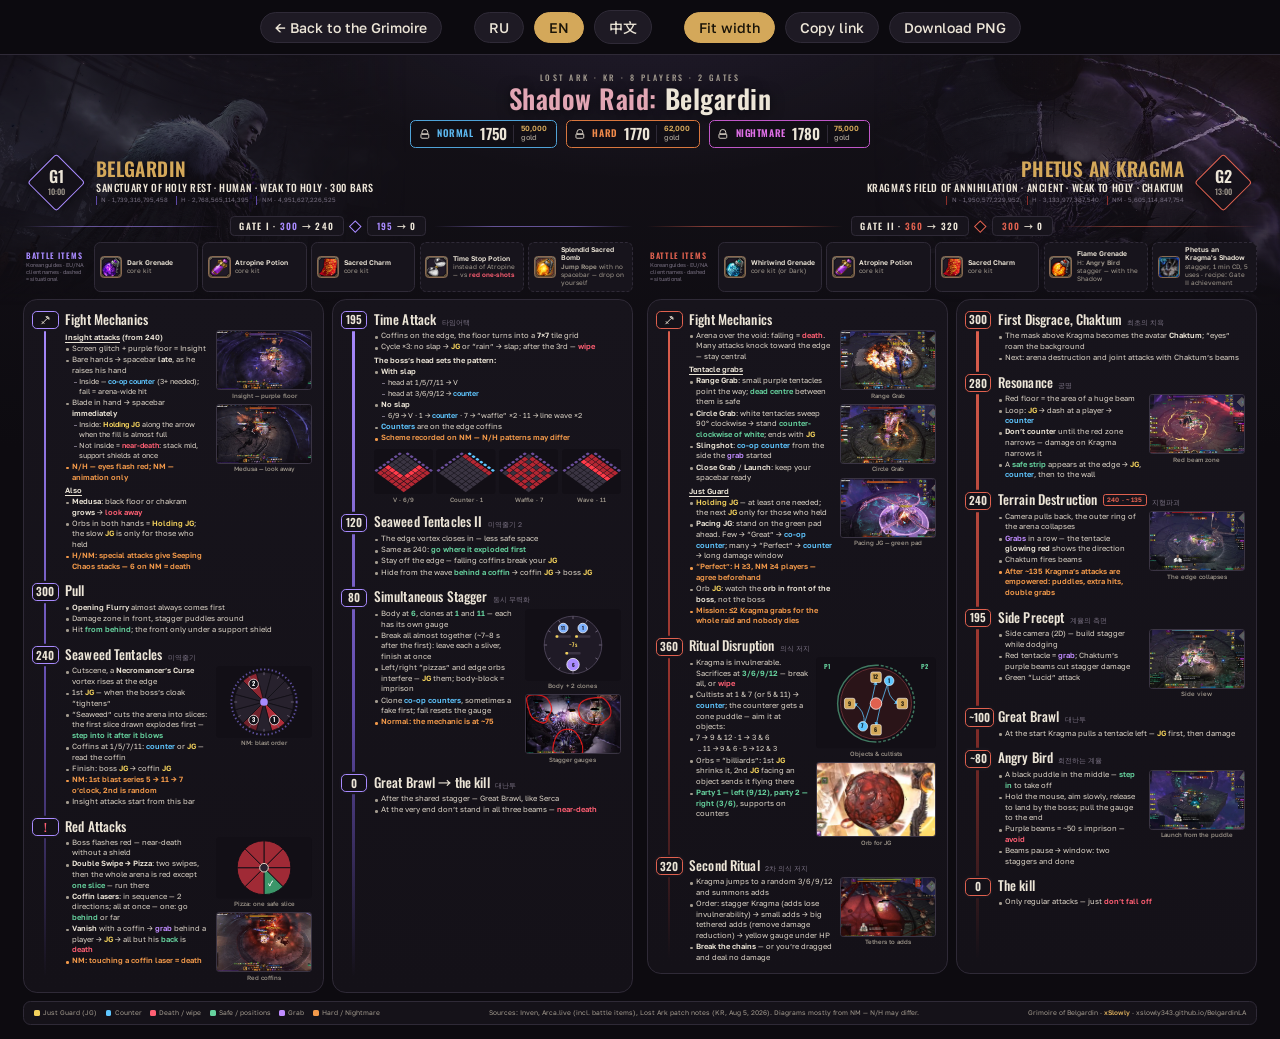
<file: cheatsheet/index.html>
<!doctype html>
<html lang="ru">
<head>
<meta charset="utf-8">
<meta name="viewport" content="width=device-width,initial-scale=1">
<title>Шпаргалка · Белгардин</title>
<meta name="description" content="Шпаргалка по Shadow Raid Belgardin (Lost Ark): механики HP-полос обоих врат на одной картинке.">
<meta name="author" content="xSlowly">
<meta property="og:type" content="website">
<meta property="og:site_name" content="Гримуар Белгардина">
<meta property="og:title" content="Шпаргалка · Белгардин">
<meta property="og:description" content="Шпаргалка по Shadow Raid Belgardin (Lost Ark): механики HP-полос обоих врат на одной картинке.">
<meta property="og:url" content="https://xslowly343.github.io/BelgardinLA/cheatsheet/">
<meta property="og:locale" content="ru_RU">
<meta property="og:image" content="https://xslowly343.github.io/BelgardinLA/img/og-cheatsheet-ru.jpg">
<meta property="og:image:width" content="1200">
<meta property="og:image:height" content="630">
<meta name="twitter:card" content="summary_large_image">
<meta name="theme-color" content="#d4a85a">
<link rel="alternate" hreflang="ru" href="https://xslowly343.github.io/BelgardinLA/cheatsheet/">
<link rel="alternate" hreflang="en" href="https://xslowly343.github.io/BelgardinLA/cheatsheet/en/">
<link rel="alternate" hreflang="zh-CN" href="https://xslowly343.github.io/BelgardinLA/cheatsheet/cn/">
<link rel="canonical" href="https://xslowly343.github.io/BelgardinLA/cheatsheet/">
<link rel="preconnect" href="https://fonts.googleapis.com">
<link rel="preconnect" href="https://fonts.gstatic.com" crossorigin>
<link href="https://fonts.googleapis.com/css2?family=Oswald:wght@400;500;600;700&family=Golos+Text:wght@400;500;600;700&family=Noto+Sans+SC:wght@400;500;700;900&display=swap" rel="stylesheet">
<style>
:root{
  --bg:#0d0b10;--panel:#17141c;--panel2:#1e1a24;--line:#2f2a37;
  --ink:#ece5d7;--muted:#a39b8f;--dim:#776f80;
  --gold:#d4a85a;--rose:#e2a6b4;
  --g1:#a98bff;--g1b:#5f4aa8;--g2:#e0614f;--g2b:#8e2f2a;
  --jg:#f2d15c;--ct:#5fc6ff;--death:#ff5f73;--safe:#66d29e;--grab:#c08cff;--hm:#f2994a;
  --fd:'Oswald','Noto Sans SC','Noto Sans CJK SC',sans-serif;
  --fb:'Golos Text','Noto Sans SC','Noto Sans CJK SC',system-ui,sans-serif;
}
*{box-sizing:border-box}
html,body{margin:0;background:var(--bg);color:var(--ink)}
body{font-family:var(--fb);-webkit-font-smoothing:antialiased}
html[lang=zh-CN] body{--fb:'Noto Sans SC','Noto Sans CJK SC',system-ui,sans-serif}

/* ---------- toolbar (hidden when rendering PNG) ---------- */
.bar{position:sticky;top:0;z-index:5;display:flex;gap:10px;align-items:center;justify-content:center;flex-wrap:wrap;
  padding:10px 16px;background:rgba(13,11,16,.92);border-bottom:1px solid var(--line);font:500 14px var(--fb)}
.bar a,.bar button{color:var(--ink);background:var(--panel2);border:1px solid var(--line);border-radius:999px;padding:6px 14px;
  font:inherit;cursor:pointer;text-decoration:none}
.bar button[aria-pressed=true]{background:var(--gold);color:#1a1408;border-color:var(--gold)}
.bar .sp{flex:0 0 12px}
html.print .bar{display:none}
.wrap{overflow:auto}

/* ---------- sheet ---------- */
.sheet{position:relative;width:2400px;margin:0 auto;padding:30px 44px 26px;overflow:hidden;
  background:
   radial-gradient(1200px 700px at 50% -10%,rgba(169,139,255,.10),transparent 60%),
   radial-gradient(900px 600px at 100% 0,rgba(224,97,79,.10),transparent 60%),
   linear-gradient(#141118,#0d0b10 40%)}
.sheet::before,.sheet::after{content:"";position:absolute;top:0;height:470px;width:900px;background-size:cover;opacity:.55;pointer-events:none}
.sheet::before{left:0;background-image:url(../img/boss/belgardin.jpg);background-position:30% 22%;
  -webkit-mask:linear-gradient(90deg,#000 10%,transparent 85%),linear-gradient(#000 35%,transparent);-webkit-mask-composite:source-in;mask-composite:intersect}
.sheet::after{right:0;background-image:url(../img/boss/phetus.jpg);background-position:60% 30%;
  -webkit-mask:linear-gradient(270deg,#000 10%,transparent 85%),linear-gradient(#000 35%,transparent);-webkit-mask-composite:source-in;mask-composite:intersect}
.sheet>*{position:relative;z-index:1}

.top{text-align:center;margin-bottom:6px}
.top .kick{font:500 15px var(--fd);letter-spacing:.32em;text-transform:uppercase;color:var(--muted)}
.top h1{margin:2px 0 0;font:600 50px/1.05 var(--fd);letter-spacing:.02em;color:var(--rose);text-shadow:0 2px 24px rgba(0,0,0,.6)}
.top h1 b{color:var(--ink);font-weight:600}
.diffs{display:flex;justify-content:center;gap:16px;margin-top:14px}
.diff{display:flex;align-items:center;gap:12px;padding:8px 18px 8px 14px;border:1.5px solid;border-radius:10px;background:rgba(16,13,20,.78)}
.diff .ico{width:22px;height:22px;opacity:.9}
.diff .n{font:600 18px/1 var(--fd);letter-spacing:.06em;text-transform:uppercase}
.diff .il{font:600 28px/1 var(--fd);color:var(--ink)}
.diff .gd{font:500 14px/1.2 var(--fb);color:var(--muted);text-align:left;border-left:1px solid var(--line);padding-left:12px}
.diff .gd b{color:var(--gold);font-weight:600}
.d-n{border-color:#4fa3d8}.d-n .n{color:#5cb8f0}
.d-h{border-color:#d9773e}.d-h .n{color:#f08a4b}
.d-nm{border-color:#c057c8}.d-nm .n{color:#e070e8}

.gates{display:grid;grid-template-columns:1fr 1fr;gap:28px;margin-top:4px}
.ghead{display:flex;align-items:center;gap:22px;padding:6px 10px 0}
.g2 .ghead{flex-direction:row-reverse;text-align:right}
.gbadge{flex:none;width:104px;height:104px;display:grid;place-items:center;position:relative}
.gbadge::before{content:"";position:absolute;inset:14px;transform:rotate(45deg);border:2px solid var(--acc);background:rgba(20,17,25,.9);border-radius:6px;box-shadow:0 0 22px rgba(0,0,0,.6)}
.gbadge span{position:relative;text-align:center;font:600 30px/1 var(--fd)}
.gbadge small{display:block;font:500 15px/1.3 var(--fd);color:var(--muted);margin-top:3px}
.gname{font:600 36px/1.05 var(--fd);color:var(--gold);letter-spacing:.02em;text-transform:uppercase}
.gtags{font:500 19px/1.3 var(--fd);letter-spacing:.06em;text-transform:uppercase;margin-top:3px}
.ghp{font:400 11.5px/1.4 var(--fb);color:var(--dim);margin-top:4px;display:flex;gap:14px}
.g2 .ghp{justify-content:flex-end}
.ghp i{font-style:normal;padding-left:8px;border-left:2px solid var(--acc2)}
.g1{--acc:var(--g1);--acc2:var(--g1b)}
.g2{--acc:var(--g2);--acc2:var(--g2b)}

.orn{display:flex;align-items:center;gap:0;margin:12px 0 10px}
.orn .ln{flex:1;height:2px;background:linear-gradient(90deg,transparent,var(--acc) 30%,var(--acc) 70%,transparent);opacity:.55}
.orn .lbl{font:600 17px var(--fd);letter-spacing:.14em;text-transform:uppercase;padding:4px 16px;border:1px solid var(--line);border-radius:8px;background:var(--panel);color:var(--ink);margin:0 14px;white-space:nowrap}
.orn .lbl em{font-style:normal;color:var(--acc)}
.orn .dia{width:16px;height:16px;transform:rotate(45deg);border:2px solid var(--acc);background:var(--bg);flex:none}

.items{display:grid;grid-template-columns:auto repeat(5,1fr);gap:8px;margin:0 0 12px;align-items:stretch}
.items .ih{display:flex;flex-direction:column;justify-content:center;padding:0 10px 0 4px;font:600 15px/1.15 var(--fd);letter-spacing:.12em;text-transform:uppercase;color:var(--acc)}
.items .ih small{display:block;font:400 10.5px/1.3 var(--fb);letter-spacing:0;text-transform:none;color:var(--dim);margin-top:3px;max-width:110px}
.it{display:flex;gap:9px;align-items:center;padding:7px 9px;background:var(--panel);border:1px solid var(--line);border-radius:12px}
.it.opt{border-style:dashed}
.it .ic{flex:none;width:42px;height:42px;border-radius:7px;border:1.5px solid #8a6a52;background:#211b28;display:grid;place-items:center;overflow:hidden}
.it .ic img{width:100%;height:100%;object-fit:cover}
.it .ic svg{width:30px;height:30px}
.it b{display:block;font:600 12.8px/1.15 var(--fb);color:var(--ink)}
.it span{display:block;font:400 12px/1.3 var(--fb);color:var(--muted);margin-top:1px}
.it span em{font-style:normal;font-weight:600}
.cols{display:grid;grid-template-columns:1fr 1fr;gap:16px}
.col{position:relative;background:linear-gradient(180deg,var(--panel),#141118);border:1px solid var(--line);border-radius:26px;padding:22px 20px 14px 76px}
.col::before{content:"";position:absolute;left:36px;top:30px;bottom:28px;width:5px;border-radius:5px;
  background:linear-gradient(var(--acc),var(--acc2) 60%,rgba(0,0,0,0))}

.sec{position:relative;margin-bottom:20px}
.sec:last-child{margin-bottom:4px}
.num{position:absolute;color:var(--ink);left:-62px;top:-1px;min-width:50px;height:34px;padding:0 6px;display:grid;place-items:center;
  font:600 21px/1 var(--fd);color:var(--ink);background:#141118;border:2px solid var(--acc);border-radius:9px;box-shadow:0 0 0 4px #17141c}
.num svg{width:20px;height:20px}
.sec h3{margin:0 0 6px;font:500 25px/1.15 var(--fd);color:var(--ink);letter-spacing:.01em;display:flex;align-items:baseline;gap:10px;flex-wrap:wrap}
.sec h3 .ko{font:400 13px var(--fb);color:var(--dim);letter-spacing:0}
.sec h3 .tag{font:600 12px/1 var(--fb);letter-spacing:.04em;text-transform:uppercase;color:var(--acc);border:1px solid var(--acc);border-radius:5px;padding:3px 6px;align-self:center}
.lead{margin:0 0 4px;font:400 14px/1.4 var(--fb);color:var(--muted)}
.body{display:flex;gap:14px;align-items:flex-start}
.txt{flex:1;min-width:0}
.fig{flex:none;width:180px;display:flex;flex-direction:column;gap:8px}
.fig.w{width:225px}

ul{list-style:none;margin:0;padding:0}
li{position:relative;padding-left:14px;font:400 14.2px/1.4 var(--fb);color:#ddd5c8;margin:1px 0}
li::before{content:"";position:absolute;left:2px;top:.62em;width:5px;height:5px;border-radius:50%;background:var(--muted)}
li.hm{color:var(--hm);font-weight:600}
li.hm::before{background:var(--hm)}
li.st{color:var(--ink);font-weight:600;margin-top:5px;padding-left:0}
li.st::before{display:none}
li.st u{text-decoration:underline;text-underline-offset:3px;text-decoration-thickness:1px}
li ul{margin:1px 0 2px}
li li{padding-left:13px;font-size:13.6px}
li li::before{width:6px;height:1.5px;border-radius:0;top:.72em;background:var(--dim)}
li b{color:var(--ink);font-weight:600}
html[lang=zh-CN] li{font-size:14.4px;line-height:1.45}

j{color:var(--jg);font-weight:600}
k{color:var(--ct);font-weight:600}
x{color:var(--death);font-weight:600}
s{color:var(--safe);font-weight:600;text-decoration:none}
v{color:var(--grab);font-weight:600}
o{color:var(--hm);font-weight:600}

figure{margin:0;position:relative}
figure img{display:block;width:100%;border-radius:6px;border:1px solid #3a3443;aspect-ratio:16/10;object-fit:cover}
figure.tall img{aspect-ratio:4/3}
figcaption{font:500 11.5px/1.3 var(--fb);color:var(--muted);text-align:center;margin-top:3px}
figure .ov{position:absolute;left:6px;top:5px;font:600 11px var(--fb);background:rgba(10,8,12,.8);padding:2px 6px;border-radius:4px;color:var(--ink)}
.dg{display:block;width:100%;height:auto}
.dgrow{display:flex;gap:6px}
.dgrow figure{flex:1}

.foot{display:grid;grid-template-columns:auto 1fr auto;gap:28px;align-items:center;margin-top:16px;padding:12px 18px;border:1px solid var(--line);border-radius:14px;background:rgba(23,20,28,.8);font:400 12.5px/1.45 var(--fb);color:var(--muted)}
.legend{display:flex;gap:16px;flex-wrap:wrap}
.legend span{display:flex;align-items:center;gap:6px}
.legend i{width:11px;height:11px;border-radius:3px;display:inline-block}
.foot .cr{text-align:right}
.foot .cr b{color:var(--gold);font-weight:600}
.foot .mid{text-align:center}

/* ---------- hover preview: pictures and diagrams pop out at a readable size ---------- */
figure{cursor:zoom-in}
figure img,figure .dg{transition:transform .18s,box-shadow .18s,outline-color .18s;outline:2px solid transparent;outline-offset:1px;border-radius:6px}
figure:hover img,figure:hover .dg,figure.on img,figure.on .dg{outline-color:var(--gold);box-shadow:0 6px 22px rgba(0,0,0,.6);transform:scale(1.03)}
#zoom{position:fixed;z-index:20;left:0;top:0;pointer-events:none;opacity:0;transform:scale(.96);transform-origin:var(--ox,50%) var(--oy,50%);
  transition:opacity .14s,transform .14s;padding:8px;border-radius:12px;background:#141118;border:1px solid var(--gold);box-shadow:0 18px 60px rgba(0,0,0,.75)}
#zoom.show{opacity:1;transform:none}
#zoom img,#zoom svg{display:block;width:100%;height:auto;border-radius:7px}
#zoom img{border:1px solid #3a3443}
#zoom .zc{font:500 15px/1.35 var(--fb);color:var(--ink);text-align:center;margin-top:6px}
html.print #zoom{display:none}
@media (prefers-reduced-motion:reduce){#zoom,figure img,figure .dg{transition:none}}
</style>
</head>
<body>
<div class="bar" id="bar"></div>
<div class="wrap"><div class="sheet" id="sheet"></div></div>

<script>
"use strict";
/* Belgardin cheat sheet — content from the Grimoire (js/data.js + i18n-dict.js): Inven 110616/110652/110620/3976005, Arca 179073928/179011733.
   Inline tags: <j>Just Guard</j> <k>counter</k> <x>death/wipe</x> <s>safe/positions</s> <v>grab</v> <o>H/NM</o>. */
const L=(ru,en,zh,c)=>({ru,en,zh,c});
const ST=(ru,en,zh)=>L(ru,en,zh,'st');
const HM=(ru,en,zh)=>L(ru,en,zh,'hm');
const SUB=(head,items)=>Object.assign(head,{sub:items});

const UI={
  kick:L('Lost Ark · KR · 8 игроков · 2 врат','Lost Ark · KR · 8 players · 2 gates','失落的方舟 · 韩服 · 8人 · 2门'),
  title:L('Теневой рейд: <b>Белгардин</b>','Shadow Raid: <b>Belgardin</b>','暗影团本：<b>贝尔加丁</b>'),
  diff:{n:L('Normal','Normal','普通'),h:L('Hard','Hard','困难'),nm:L('Nightmare','Nightmare','噩梦')},
  gold:L('золото','gold','金币'),
  g1name:L('Белгардин','Belgardin','贝尔加丁'),
  g1tags:L('Human · слабость Holy · 300 полос','Human · weak to Holy · 300 bars','人类 · 弱点：神圣 · 300管'),
  g1place:L('Sanctuary of Holy Rest','Sanctuary of Holy Rest','圣息墓园'),
  g2name:L('Phetus an Kragma','Phetus an Kragma','佩图斯·安·克拉格玛'),
  g2tags:L('Ancient · слабость Holy · Chaktum','Ancient · weak to Holy · Chaktum','古代 · 弱点：神圣 · 查克图姆'),
  g2place:L("Kragma's Field of Annihilation","Kragma's Field of Annihilation",'克拉格玛的湮灭之地'),
  gate:L('Врата','Gate','门'),
  fm:L('Механики боя','Fight Mechanics','战斗机制'),
  hp:L('HP','HP','HP'),
  legend:[
    ['var(--jg)',L('Just Guard (JG)','Just Guard (JG)','精准防御 (JG)')],
    ['var(--ct)',L('Контра','Counter','反击')],
    ['var(--death)',L('Смерть / вайп','Death / wipe','即死 / 团灭')],
    ['var(--safe)',L('Безопасно / позиции','Safe / positions','安全 / 站位')],
    ['var(--grab)',L('Захват','Grab','抓取')],
    ['var(--hm)',L('Hard / Nightmare','Hard / Nightmare','困难 / 噩梦')]],
  credit:L('Гримуар Белгардина · <b>xSlowly</b> · xslowly343.github.io/BelgardinLA','Grimoire of Belgardin · <b>xSlowly</b> · xslowly343.github.io/BelgardinLA','贝尔加丁魔典 · <b>xSlowly</b> · xslowly343.github.io/BelgardinLA'),
  src:L('Источники: Inven, Arca.live (в т.ч. расходка), патчноут Lost Ark (KR, 5 авг 2026). Схемы сняты в основном на NM — на N/H отличия возможны.',
        'Sources: Inven, Arca.live (incl. battle items), Lost Ark patch notes (KR, Aug 5, 2026). Diagrams mostly from NM — N/H may differ.',
        '资料来源：Inven、Arca.live（含战斗道具）、失落的方舟更新公告（韩服，2026年8月5日）。示意图多为噩梦难度，普通/困难可能有差异。'),
  save:L('Скачать PNG','Download PNG','下载 PNG'),
  back:L('← К гримуару','← Back to the Grimoire','← 返回魔典'),
  fit:L('По ширине','Fit width','适应宽度'),
  full:L('1:1','1:1','1:1'),
  link:L('Скопировать ссылку','Copy link','复制链接'),
  copied:L('Скопировано ✓','Copied ✓','已复制 ✓'),
  doc:L('Шпаргалка · Белгардин','Belgardin Cheat Sheet','贝尔加丁速查表'),
};

/* ---------------- GATE I ---------------- */
const G1A=[
 {n:'fm',t:UI.fm,items:[
   ST('<u>Insight-атаки</u> (с 240)','<u>Insight attacks</u> (from 240)','<u>看破攻击</u>（240管起）'),
   L('Глитч экрана + фиолетовый пол = Insight','Screen glitch + purple floor = Insight','屏幕闪烁 + 紫色地面 = 看破'),
   SUB(L('Руки пустые → пробел <b>позже</b>, когда босс поднимает руку','Bare hands → spacebar <b>late</b>, as he raises his hand','空手 → 首领抬手时<b>稍晚</b>按空格'),[
     L('Внутри — <k>кооп-контра</k> (нужно 3+), провал — удар по всей арене','Inside — <k>co-op counter</k> (3+ needed); fail = arena-wide hit','内部——<k>协同反击</k>（需3人以上），失败则全场重击')]),
   SUB(L('Клинок в руке → пробел <b>сразу</b>','Blade in hand → spacebar <b>immediately</b>','手持利刃 → <b>立刻</b>按空格'),[
     L('Внутри <j>Holding JG</j>: зажать по стрелке, когда заливка почти полная','Inside: <j>Holding JG</j> along the arrow when the fill is almost full','内部：填充快满时按箭头方向<j>持续精准防御</j>'),
     L('Не вошёл — <x>почти смерть</x>: в центр, саппорт сразу даёт щит','Not inside = <x>near-death</x>: stack mid, support shields at once','没进去 = <x>几乎即死</x>：集合中间，辅助立刻开盾')]),
   HM('N/H — глаза вспыхивают красным; NM — только по анимации','N/H — eyes flash red; NM — animation only','普通/困难——眼睛红光提示；噩梦——只能看动作'),
   ST('<u>Прочее</u>','<u>Also</u>','<u>其他</u>'),
   L('<b>Medusa</b>: чёрный пол или чакрам <b>растёт</b> → <x>отвернись</x>','<b>Medusa</b>: black floor or chakram <b>grows</b> → <x>look away</x>','<b>美杜莎</b>：地面变黑或轮刃<b>变大</b> → <x>背对</x>'),
   L('Шары в обеих руках = <j>Holding JG</j>; медленный <j>JG</j> — только для выдержавших','Orbs in both hands = <j>Holding JG</j>; the slow <j>JG</j> is only for those who held','双手持球 = <j>持续精准防御</j>；慢速<j>JG</j>仅限坚持住的人'),
   HM('H/NM: особые атаки дают стаки Seeping Chaos — на NM 6 стаков = смерть','H/NM: special attacks give Seeping Chaos stacks — 6 on NM = death','困难/噩梦：特殊攻击叠加渗透混沌——噩梦6层即死'),
  ],fig:[{img:'../img/screens/insightbare-2.jpg',cap:L('Insight — фиолетовый пол','Insight — purple floor','看破——紫色地面')},
         {img:'../img/screens/medusa-1.jpg',cap:L('Medusa — отвернись','Medusa — look away','美杜莎——背对')}]},
 {n:'300',t:L('Пул','Pull','开怪'),items:[
   L('Почти всегда первым — <b>Opening Flurry</b>','<b>Opening Flurry</b> almost always comes first','几乎总是先出<b>Opening Flurry</b>'),
   L('Спереди зона урона, вокруг лужи со стаггером','Damage zone in front, stagger puddles around','正面伤害区域，周围有硬直地板'),
   L('Бей <s>со спины</s>; фронт — только под щитом саппорта','Hit <s>from behind</s>; the front only under a support shield','<s>从背后</s>输出；正面只在辅助护盾下'),
 ]},
 {n:'240',t:L('Водоросли','Seaweed Tentacles','水草触手'),ko:'미역줄기',items:[
   L('Кат-сцена, по краю — вихрь <b>Necromancer’s Curse</b>','Cutscene, a <b>Necromancer’s Curse</b> vortex rises at the edge','过场动画，边缘升起<b>死灵法师的诅咒</b>漩涡'),
   L('1-й <j>JG</j> — когда плащ босса «сжимается»','1st <j>JG</j> — when the boss’s cloak “tightens”','第1次<j>JG</j>——首领披风“收紧”时'),
   L('«Водоросли» режут арену на куски: первым взрывается кусок, появившийся первым — <s>после взрыва уходи в него</s>','“Seaweed” cuts the arena into slices: the first slice drawn explodes first — <s>step into it after it blows</s>','“水草”把场地切成块：最先出现的块最先爆炸——<s>爆炸后走进去</s>'),
   L('Гробы на 1/5/7/11: <k>контра</k> или <j>JG</j> — смотри на гроб','Coffins at 1/5/7/11: <k>counter</k> or <j>JG</j> — read the coffin','1/5/7/11点棺材：<k>反击</k>或<j>JG</j>——看棺材'),
   L('Финал: <j>JG</j> босса → <j>JG</j> гроба','Finish: boss <j>JG</j> → coffin <j>JG</j>','收尾：首领<j>JG</j> → 棺材<j>JG</j>'),
   HM('NM: 1-я серия взрывов 5 → 11 → 7 ч, 2-я — случайная','NM: 1st blast series 5 → 11 → 7 o’clock, 2nd is random','噩梦：第1轮爆炸5 → 11 → 7点，第2轮随机'),
   L('С этой полосы начинаются Insight-атаки','Insight attacks start from this bar','从这管开始出现看破攻击'),
 ],fig:[{svg:'seaweed',cap:L('NM: порядок взрывов','NM: blast order','噩梦：爆炸顺序')}]},
 {n:'!',t:L('Красные атаки','Red Attacks','红色攻击'),items:[
   L('Босс вспыхивает красным — без щита почти смерть','Boss flashes red — near-death without a shield','首领闪红光——无护盾几乎即死'),
   L('<b>Double Swipe → Pizza</b>: два взмаха, затем вся арена красная, кроме <s>одного куска</s> — бегом туда','<b>Double Swipe → Pizza</b>: two swipes, then the whole arena is red except <s>one slice</s> — run there','<b>双连斩 → 披萨</b>：两次挥砍后全场变红，只有<s>一块</s>安全——跑进去'),
   L('<b>Лучи гробов</b>: по очереди — в 2 стороны; разом — в одну: <s>за спину</s> или далеко','<b>Coffin lasers</b>: in sequence — 2 directions; all at once — one: go <s>behind</s> or far','<b>棺材激光</b>：依次——两个方向；同时——一个方向：去<s>背后</s>或远离'),
   L('<b>Исчезновение</b> с гробом → <v>захват</v> за игроком → <j>JG</j> → всё, кроме <s>спины</s>, — <x>смерть</x>','<b>Vanish</b> with a coffin → <v>grab</v> behind a player → <j>JG</j> → all but his <s>back</s> is <x>death</x>','带棺材<b>消失</b> → 在玩家身后<v>抓取</v> → <j>JG</j> → 除<s>背后</s>外<x>即死</x>'),
   HM('NM: касание луча гроба — смерть','NM: touching a coffin laser = death','噩梦：碰到棺材激光即死'),
  ],fig:[{svg:'pizza',cap:L('Pizza: один безопасный кусок','Pizza: one safe slice','披萨：只有一块安全')},{img:'../img/screens/coffinA-1.jpg',cap:L('Красные гробы','Red coffins','红色棺材')}]},
];
const G1B=[
 {n:'195',t:L('Time Attack','Time Attack','限时'),ko:'타임어택',items:[
   L('Гробы по краю, пол — сетка плит <b>7×7</b>','Coffins on the edge, the floor turns into a <b>7×7</b> tile grid','棺材立在边缘，地面变为<b>7×7</b>地砖'),
   L('Цикл ×3: без шлепка → <j>JG</j> или «дождь» → со шлепком; после 3-го — <x>вайп</x>','Cycle ×3: no slap → <j>JG</j> or “rain” → slap; after the 3rd — <x>wipe</x>','循环×3：无拍击 → <j>JG</j>或“雨” → 拍击；第3轮后<x>团灭</x>'),
   ST('Узор задаёт голова босса:','The boss’s head sets the pattern:','图案由首领头部朝向决定：'),
   SUB(L('<b>Со шлепком</b>','<b>With slap</b>','<b>带拍击</b>'),[
     L('голова на 1/5/7/11 → V','head at 1/5/7/11 → V','头在1/5/7/11点 → V形'),
     L('голова на 3/6/9/12 → <k>контра</k>','head at 3/6/9/12 → <k>counter</k>','头在3/6/9/12点 → <k>反击</k>')]),
   SUB(L('<b>Без шлепка</b>','<b>No slap</b>','<b>无拍击</b>'),[
     L('6/9 → V · 1 → <k>контра</k> · 7 → «вафля» ×2 · 11 → линейная волна ×2','6/9 → V · 1 → <k>counter</k> · 7 → “waffle” ×2 · 11 → line wave ×2','6/9 → V形 · 1 → <k>反击</k> · 7 → “华夫饼”×2 · 11 → 一字波×2')]),
   L('<k>Контры</k> — на гробах по краю','<k>Counters</k> are on the edge coffins','<k>反击</k>打边缘的棺材'),
   HM('Схема снята на NM — на N/H узоры могут отличаться','Scheme recorded on NM — N/H patterns may differ','图案为噩梦实录——普通/困难可能不同'),
 ],figRow:true,fig:[{svg:'taV',cap:L('V · 6/9','V · 6/9','V形 · 6/9')},{svg:'taC',cap:L('Контра · 1','Counter · 1','反击 · 1')},{svg:'taW',cap:L('Вафля · 7','Waffle · 7','华夫饼 · 7')},{svg:'taL',cap:L('Волна · 11','Wave · 11','一字波 · 11')}]},
 {n:'120',t:L('Водоросли II','Seaweed Tentacles II','水草触手 II'),ko:'미역줄기 2',items:[
   L('Вихрь по краю сужается — безопасная зона меньше','The edge vortex closes in — less safe space','边缘漩涡缩小——安全区变小'),
   L('Как на 240: <s>иди туда, где взорвалось первым</s>','Same as 240: <s>go where it exploded first</s>','同240：<s>去最先爆炸的位置</s>'),
   L('Не уходи к краю — падающие гробы сбивают <j>JG</j>','Stay off the edge — falling coffins break your <j>JG</j>','别去边缘——落下的棺材会打断<j>JG</j>'),
   L('От волны — <s>за гроб</s> → <j>JG</j> гроба → <j>JG</j> босса','Hide from the wave <s>behind a coffin</s> → coffin <j>JG</j> → boss <j>JG</j>','躲波浪去<s>棺材后</s> → 棺材<j>JG</j> → 首领<j>JG</j>'),
 ]},
 {n:'80',t:L('Одновременный стаггер','Simultaneous Stagger','同时无力化'),ko:'동시 무력화',items:[
   L('Тело на <s>6 ч</s>, клоны на <s>1</s> и <s>11</s> — у каждого своя шкала','Body at <s>6</s>, clones at <s>1</s> and <s>11</s> — each has its own gauge','本体在<s>6点</s>，分身在<s>1</s>和<s>11点</s>——各有无力化条'),
   L('Сломать всех почти разом (~7–8 с после первого): оставь каждому чуть-чуть и добей вместе','Break all almost together (~7–8 s after the first): leave each a sliver, finish at once','几乎同时打破（第一个后约7–8秒内）：各留一点，一起打掉'),
   L('Мешают «пиццы» слева/справа и сферы с края — <j>JG</j>, поймал телом — заточение','Left/right “pizzas” and edge orbs interfere — <j>JG</j> them; body-block = imprison','左右“披萨”和边缘法球干扰——<j>JG</j>，用身体接 = 禁锢'),
   L('<k>Кооп-контры</k> клонов, бывает ложная; провал — шкала сбрасывается','Clone <k>co-op counters</k>, sometimes a fake first; fail resets the gauge','分身<k>协同反击</k>，有时先出假的；失败则条重置'),
   HM('Normal: механика на ~75','Normal: the mechanic is at ~75','普通：机制在约75管'),
 ],fig:[{svg:'clones',cap:L('Тело + 2 клона','Body + 2 clones','本体 + 2个分身')},{img:'../img/gimmicks/g1-75-clones.jpg',cap:L('Шкалы стаггера','Stagger gauges','无力化条')}]},
 {n:'0',t:L('Great Brawl → добивание','Great Brawl → the kill','大乱斗 → 收尾'),ko:'대난투',items:[
   L('После общего стаггера — Great Brawl, как у Серки','After the shared stagger — Great Brawl, like Serca','共同无力化后——大乱斗，同赛尔卡'),
   L('В конце не стой под тремя лучами сразу — <x>почти смерть</x>','At the very end don’t stand in all three beams — <x>near-death</x>','最后别同时吃三道光束——<x>几乎即死</x>'),
 ]},
];

/* ---------------- GATE II ---------------- */
const G2A=[
 {n:'fm',t:UI.fm,items:[
   L('Арена над пустотой: падение = <x>смерть</x>. Многие атаки отбрасывают к обрыву — держись ближе к центру','Arena over the void: falling = <x>death</x>. Many attacks knock toward the edge — stay central','虚空上的竞技场：坠落 = <x>死亡</x>。很多攻击会击退到边缘——靠中间站'),
   ST('<u>Захваты щупальцами</u>','<u>Tentacle grabs</u>','<u>触手抓取</u>'),
   L('<b>Range Grab</b>: малые фиолетовые щупальца — направление; <s>точно посередине</s> между ними безопасно','<b>Range Grab</b>: small purple tentacles point the way; <s>dead centre</s> between them is safe','<b>范围抓取</b>：紫色小触手指示方向；两者<s>正中间</s>安全'),
   L('<b>Circle Grab</b>: белые щупальца идут 90° по часовой → стой <s>против часовой от белого</s>; в конце <j>JG</j>','<b>Circle Grab</b>: white tentacles sweep 90° clockwise → stand <s>counter-clockwise of white</s>; ends with <j>JG</j>','<b>环形抓取</b>：白色触手顺时针扫90° → 站在白触手<s>逆时针侧</s>；最后<j>JG</j>'),
   L('<b>Slingshot</b>: <k>кооп-контра</k> с той стороны, откуда начался <v>захват</v>','<b>Slingshot</b>: <k>co-op counter</k> from the side the <v>grab</v> started','<b>弹弓</b>：从<v>抓取</v>开始的一侧<k>协同反击</k>'),
   L('<b>Close Grab</b> / <b>Launch</b>: держи пробел в запасе','<b>Close Grab</b> / <b>Launch</b>: keep your spacebar ready','<b>近身抓取</b> / <b>挑飞</b>：留好空格'),
   ST('<u>Just Guard</u>','<u>Just Guard</u>','<u>精准防御</u>'),
   L('<j>Holding JG</j> — нужен хотя бы один; следующий <j>JG</j> — только выдержавшим','<j>Holding JG</j> — at least one needed; the next <j>JG</j> only for those who held','<j>持续精准防御</j>——至少一人；后续<j>JG</j>仅限坚持住的人'),
   L('<b>Pacing JG</b>: встать на зелёную площадку впереди. Мало → «Great» → <k>кооп-контра</k>; много → «Perfect» → <k>контра</k> → долгое окно урона','<b>Pacing JG</b>: stand on the green pad ahead. Few → “Great” → <k>co-op counter</k>; many → “Perfect” → <k>counter</k> → long damage window','<b>踱步JG</b>：站上前方绿色平台。人少 → “Great” → <k>协同反击</k>；人多 → “Perfect” → <k>反击</k> → 长输出窗口'),
   HM('«Perfect»: H ≥3, NM ≥4 игроков — договоритесь заранее','“Perfect”: H ≥3, NM ≥4 players — agree beforehand','“Perfect”：困难≥3人，噩梦≥4人——提前约好'),
   L('<j>JG</j> по сферам: смотри на <b>сферу перед боссом</b>, а не на босса','Orb <j>JG</j>: watch the <b>orb in front of the boss</b>, not the boss','法球<j>JG</j>：看<b>首领前方的法球</b>，不是首领'),
   HM('Миссия: ≤2 захватов Kragma на весь отряд и никто не умер','Mission: ≤2 Kragma grabs for the whole raid and nobody dies','任务：全队被抓≤2次且无人死亡'),
 ],fig:[{img:'../img/screens/range-1.jpg',cap:L('Range Grab','Range Grab','范围抓取')},
        {img:'../img/screens/rotate-2.jpg',cap:L('Circle Grab','Circle Grab','环形抓取')},
        {img:'../img/screens/pacing-2.jpg',cap:L('Pacing JG — зелёная площадка','Pacing JG — green pad','踱步JG——绿色平台')}]},
 {n:'360',t:L('Срыв ритуала','Ritual Disruption','阻止仪式'),ko:'의식 저지',items:[
   L('Kragma неуязвим. Жертвы на <s>3/6/9/12</s> — сломать все, иначе <x>вайп</x>','Kragma is invulnerable. Sacrifices at <s>3/6/9/12</s> — break all, or <x>wipe</x>','克拉格玛无敌。<s>3/6/9/12点</s>祭品——全部打破，否则<x>团灭</x>'),
   L('Фанатики на 1 и 7 (или 5 и 11) → <k>контра</k>; контрящему прилетает конус-лужа — направь её в объекты:','Cultists at 1 & 7 (or 5 & 11) → <k>counter</k>; the counterer gets a cone puddle — aim it at objects:','狂信徒在1和7点（或5和11点）→ <k>反击</k>；反击者会被扇形地板点名——对准祭品：'),
   SUB(L('7 → 9 и 12 · 1 → 3 и 6','7 → 9 & 12 · 1 → 3 & 6','7 → 9和12 · 1 → 3和6'),[L('11 → 9 и 6 · 5 → 12 и 3','11 → 9 & 6 · 5 → 12 & 3','11 → 9和6 · 5 → 12和3')]),
   L('Сферы — «бильярд»: 1-й <j>JG</j> уменьшает сферу, 2-й <j>JG</j> лицом к объекту — сфера летит в него','Orbs = “billiards”: 1st <j>JG</j> shrinks it, 2nd <j>JG</j> facing an object sends it flying there','法球“台球”：第1次<j>JG</j>缩小法球，第2次面朝祭品<j>JG</j>将其打飞过去'),
   L('<s>Пати 1 — слева (9/12), пати 2 — справа (3/6)</s>, саппорты на контрах','<s>Party 1 — left (9/12), party 2 — right (3/6)</s>, supports on counters','<s>1队——左（9/12），2队——右（3/6）</s>，辅助负责反击'),
 ],fig:[{svg:'ritual',cap:L('Объекты и фанатики','Objects & cultists','祭品与狂信徒')},{img:'../img/gimmicks/g2-360-orb.jpg',cap:L('Сфера для JG','Orb for JG','用于JG的法球')}]},
 {n:'320',t:L('Второй ритуал','Second Ritual','第二次仪式'),ko:'2차 의식 저지',items:[
   L('Kragma прыгает на случайную точку 3/6/9/12 и зовёт аддов','Kragma jumps to a random 3/6/9/12 and summons adds','克拉格玛跳到随机3/6/9/12点并召唤小怪'),
   L('Порядок: стаггер Kragma (снимает неуязвимость аддов) → малые адды → большие адды на цепях (снимают снижение урона) → жёлтая шкала под HP','Order: stagger Kragma (adds lose invulnerability) → small adds → big tethered adds (remove damage reduction) → yellow gauge under HP','顺序：打无力化克拉格玛（解除小怪无敌）→ 小型小怪 → 锁链大型小怪（解除减伤）→ 血条下黄色条'),
   L('<b>Рви цепи</b> — иначе утащит, а урон не пройдёт','<b>Break the chains</b> — or you’re dragged and deal no damage','<b>挣断锁链</b>——否则被拖走且打不出伤害'),
 ],fig:[{img:'../img/gimmicks/g2-320-tethers.jpg',cap:L('Цепи к аддам','Tethers to adds','连向小怪的锁链')}]},
];
const G2B=[
 {n:'300',t:L('Chaktum','First Disgrace, Chaktum','最初之耻·查克图姆'),ko:'최초의 치욕',items:[
   L('Маска над Kragma становится аватаром <b>Chaktum</b>, по фону ходят «глаза»','The mask above Kragma becomes the avatar <b>Chaktum</b>; “eyes” roam the background','克拉格玛上方的面具化为<b>查克图姆</b>化身，背景中有“眼睛”游走'),
   L('Дальше — разрушение арены и совместные атаки с лучами Chaktum','Next: arena destruction and joint attacks with Chaktum’s beams','之后——竞技场崩塌与查克图姆光束联合攻击'),
 ]},
 {n:'280',t:L('Резонанс','Resonance','共鸣'),ko:'공명',items:[
   L('Красный пол — зона огромного луча','Red floor = the area of a huge beam','红色地面——巨型光束范围'),
   L('Цикл: <j>JG</j> → рывок к игроку → <k>контра</k>','Loop: <j>JG</j> → dash at a player → <k>counter</k>','循环：<j>JG</j> → 冲向玩家 → <k>反击</k>'),
   L('<b>Не контрь</b>, пока красная зона не сузится — урон по Kragma её сужает','<b>Don’t counter</b> until the red zone narrows — damage on Kragma narrows it','红区缩小前<b>不要反击</b>——打克拉格玛能让它缩小'),
   L('По краю появилась <s>безопасная полоса</s> → <j>JG</j>, <k>контра</k> и к стене','A <s>safe strip</s> appears at the edge → <j>JG</j>, <k>counter</k>, then to the wall','边缘出现<s>安全带</s> → <j>JG</j>、<k>反击</k>，然后靠墙'),
 ],fig:[{img:'../img/gimmicks/resonance-2.jpg',cap:L('Красная зона луча','Red beam zone','红色光束区域')}]},
 {n:'240',t:L('Разрушение арены','Terrain Destruction','地形破坏'),ko:'지형파괴',tag:L('240 · ~135','240 · ~135','240 · ~135'),items:[
   L('Камера отдаляется, внешнее кольцо арены рушится','Camera pulls back, the outer ring of the arena collapses','镜头拉远，竞技场外圈崩塌'),
   L('<v>Захваты</v> подряд — направление показывает щупальце, <b>светящееся красным</b>','<v>Grabs</v> in a row — the tentacle <b>glowing red</b> shows the direction','连续<v>抓取</v>——<b>发红光</b>的触手指示方向'),
   L('Chaktum стреляет лучами','Chaktum fires beams','查克图姆发射光束'),
   HM('После ~135 атаки Kragma усилены: лужи, лишние удары, двойные захваты','After ~135 Kragma’s attacks are empowered: puddles, extra hits, double grabs','约135管后克拉格玛攻击强化：地板、额外攻击、双重抓取'),
 ],fig:[{img:'../img/gimmicks/terrain-1.jpg',cap:L('Рушится край','The edge collapses','边缘崩塌')}]},
 {n:'195',t:L('Боковой завет','Side Precept','侧面戒律'),ko:'계율의 측면',items:[
   L('Камера сбоку (2D) — набивай стаггер, уворачиваясь','Side camera (2D) — build stagger while dodging','侧视角（2D）——边躲边打无力化'),
   L('Красное щупальце — <v>захват</v>; фиолетовые лучи Chaktum режут стаггер-урон','Red tentacle = <v>grab</v>; Chaktum’s purple beams cut stagger damage','红色触手——<v>抓取</v>；查克图姆紫色光束降低无力化伤害'),
   L('Зелёная атака «Lucid»','Green “Lucid” attack','绿色“Lucid”攻击'),
 ],fig:[{img:'../img/gimmicks/precept-1.jpg',cap:L('Вид сбоку','Side view','侧视角')}]},
 {n:'~100',t:L('Great Brawl','Great Brawl','大乱斗'),ko:'대난투',items:[
   L('В начале Kragma тянет щупальце влево — сначала <j>JG</j>, потом урон','At the start Kragma pulls a tentacle left — <j>JG</j> first, then damage','开始时克拉格玛把触手拉向左侧——先<j>JG</j>，再输出'),
 ]},
 {n:'~80',t:L('Angry Bird','Angry Bird','愤怒的小鸟'),ko:'회전하는 계율',items:[
   L('В центре чёрная лужа — <s>встань в неё</s>, чтобы взлететь','A black puddle in the middle — <s>step in</s> to take off','中间出现黑色地板——<s>站进去</s>起飞'),
   L('Зажми мышь, медленно прицелься и отпусти — приземлишься у босса; тяни шкалу до конца','Hold the mouse, aim slowly, release to land by the boss; pull the gauge to the end','按住鼠标慢慢瞄准后松开，落在首领旁；把条拉满'),
   L('Фиолетовые лучи — заточение ~50 с, <x>не попадайся</x>','Purple beams = ~50 s imprison — <x>avoid</x>','紫色光束——禁锢约50秒，<x>别被打中</x>'),
   L('Лучи на миг замерли → окно: два стаггера — и готово','Beams pause → window: two staggers and done','光束短暂停止 → 窗口：两次无力化即可'),
 ],fig:[{img:'../img/gimmicks/angry-1.jpg',cap:L('Взлёт из лужи','Launch from the puddle','从地板起飞')}]},
 {n:'0',t:L('Добивание','The kill','收尾'),items:[
   L('Только обычные атаки — главное <x>не упасть с края</x>','Only regular attacks — just <x>don’t fall off</x>','只剩普通攻击——<x>别掉下去</x>就行'),
 ]},
];

/* ---------------- SVG diagrams ---------------- */
const pt=(cx,cy,r,h)=>{const a=h*Math.PI/6;return [cx+r*Math.sin(a),cy-r*Math.cos(a)];};
function sector(cx,cy,r,h1,h2){const [x1,y1]=pt(cx,cy,r,h1),[x2,y2]=pt(cx,cy,r,h2);return `M${cx},${cy}L${x1.toFixed(1)},${y1.toFixed(1)}A${r},${r} 0 0 1 ${x2.toFixed(1)},${y2.toFixed(1)}Z`;}
const RED='#c8323f',SAFE='#3f9f6e';
function clockTicks(cx,cy,r,c='#6b6276'){let s='';for(let h=0;h<12;h++){const[a,b]=pt(cx,cy,r,h),[e,f]=pt(cx,cy,r-6,h);s+=`<line x1="${a}" y1="${b}" x2="${e}" y2="${f}" stroke="${c}" stroke-width="2"/>`;}return s;}
const SVG={
 pizza(){let s=`<svg class="dg" viewBox="0 0 200 128"><rect width="200" height="128" rx="6" fill="#120f16"/>`;
   const cx=100,cy=64,r=56;
   for(let i=0;i<8;i++){const h=i*1.5;s+=`<path d="${sector(cx,cy,r,h,h+1.5)}" fill="${i==3?SAFE:RED}" opacity="${i==3?.95:.78}" stroke="#120f16" stroke-width="2"/>`;}
   s+=`<circle cx="${cx}" cy="${cy}" r="9" fill="#2a2430" stroke="#e8dccb" stroke-width="2"/>`;
   const[a,b]=pt(cx,cy,r*.62,5.25);s+=`<text x="${a}" y="${b+5}" text-anchor="middle" font-size="15" font-weight="700" fill="#fff">✓</text></svg>`;return s;},
 seaweed(){let s=`<svg class="dg" viewBox="0 0 200 150"><rect width="200" height="150" rx="6" fill="#120f16"/>`;const cx=100,cy=75,r=62;
   s+=`<circle cx="${cx}" cy="${cy}" r="${r+6}" fill="none" stroke="#7e6bd6" stroke-width="4" stroke-dasharray="3 5" opacity=".7"/>`;
   const order={5:1,11:2,7:3};
   for(let h=0;h<12;h++){const o=order[h];s+=`<path d="${sector(cx,cy,r,h-.5,h+.5)}" fill="${o?RED:'#2a2430'}" opacity="${o?(1.05-o*.18):.9}" stroke="#120f16" stroke-width="1.5"/>`;}
   for(const h in order){const[a,b]=pt(cx,cy,r*.7,+h);s+=`<circle cx="${a}" cy="${b}" r="10" fill="#120f16" stroke="#fff" stroke-width="1.5"/><text x="${a}" y="${b+4.5}" text-anchor="middle" font-size="13" font-weight="700" fill="#fff" font-family="Oswald">${order[h]}</text>`;}
   s+=clockTicks(cx,cy,r);s+=`<circle cx="${cx}" cy="${cy}" r="8" fill="#a98bff"/></svg>`;return s;},
 clones(){let s=`<svg class="dg" viewBox="0 0 200 150"><rect width="200" height="150" rx="6" fill="#120f16"/>`;const cx=100,cy=75,r=60;
   s+=`<circle cx="${cx}" cy="${cy}" r="${r}" fill="#1f1a26" stroke="#4b4256" stroke-width="2"/>`+clockTicks(cx,cy,r);
   const U=[[6,'#a98bff',13],[1,'#7fb2ff',10],[11,'#7fb2ff',10]];
   for(const[h,c,rr] of U){const[a,b]=pt(cx,cy,r*.68,h);s+=`<circle cx="${a}" cy="${b}" r="${rr}" fill="${c}" stroke="#fff" stroke-width="1.5"/>`;
     s+=`<rect x="${a-16}" y="${b+(h==6?-26:15)}" width="32" height="5" rx="2" fill="#3a3342"/><rect x="${a-16}" y="${b+(h==6?-26:15)}" width="6" height="5" rx="2" fill="#f2d15c"/>`;
     s+=`<text x="${a}" y="${b+4}" text-anchor="middle" font-size="10.5" font-weight="700" fill="#120f16" font-family="Oswald">${h}</text>`;}
   s+=`<text x="${cx}" y="${cy+4}" text-anchor="middle" font-size="12" font-weight="600" fill="#f2d15c" font-family="Oswald">~7 s</text></svg>`;return s;},
 ritual(){let s=`<svg class="dg" viewBox="0 0 250 190"><defs><marker id="ah" viewBox="0 0 10 10" refX="8" refY="5" markerWidth="5" markerHeight="5" orient="auto"><path d="M0,0L10,5L0,10z" fill="#5fc6ff"/></marker></defs><rect width="250" height="190" rx="6" fill="#120f16"/>`;
   const cx=125,cy=97,r=74;
   s+=`<path d="M${cx},${cy-r-6}A${r+6},${r+6} 0 0 0 ${cx},${cy+r+6}" fill="none" stroke="#66d29e" stroke-width="3" opacity=".55"/>`;
   s+=`<path d="M${cx},${cy-r-6}A${r+6},${r+6} 0 0 1 ${cx},${cy+r+6}" fill="none" stroke="#66d29e" stroke-width="3" opacity=".55" stroke-dasharray="6 4"/>`;
   s+=`<circle cx="${cx}" cy="${cy}" r="${r}" fill="#2a1418" stroke="#6b2f35" stroke-width="2"/>`;
   const arrow=(h1,h2)=>{const[a,b]=pt(cx,cy,r*.66,h1),[c,d]=pt(cx,cy,r*.62,h2);const mx=(a+c)/2+(cx-(a+c)/2)*.35,my=(b+d)/2+(cy-(b+d)/2)*.35;return `<path d="M${a},${b}Q${mx},${my} ${c},${d}" fill="none" stroke="#5fc6ff" stroke-width="1.8" marker-end="url(#ah)" opacity=".9"/>`;};
   s+=arrow(7,9)+arrow(7,12)+arrow(1,3)+arrow(1,6);
   for(const h of [3,6,9,12]){const[a,b]=pt(cx,cy,r*.74,h);s+=`<rect x="${a-11}" y="${b-11}" width="22" height="22" rx="4" fill="#d4a85a" stroke="#fff" stroke-width="1.2"/><text x="${a}" y="${b+4.5}" text-anchor="middle" font-size="12" font-weight="700" fill="#1a1408" font-family="Oswald">${h}</text>`;}
   for(const h of [1,7]){const[a,b]=pt(cx,cy,r*.74,h);s+=`<circle cx="${a}" cy="${b}" r="10" fill="#5fc6ff" stroke="#fff" stroke-width="1.2"/><text x="${a}" y="${b+4.5}" text-anchor="middle" font-size="12" font-weight="700" fill="#06202e" font-family="Oswald">${h}</text>`;}
   s+=`<circle cx="${cx}" cy="${cy}" r="12" fill="#e0614f" stroke="#fff" stroke-width="1.5"/>`;
   s+=`<text x="16" y="24" font-size="13" font-weight="700" fill="#66d29e" font-family="Oswald">P1</text><text x="234" y="24" text-anchor="end" font-size="13" font-weight="700" fill="#66d29e" font-family="Oswald">P2</text></svg>`;return s;},
};
/* Time Attack grids: 7×7 seen as a diamond, coffins along the two upper edges (after Inven’s diagrams) */
function taGrid(fn,counter){const N=7,c=11;let cells='';
  for(let r=0;r<N;r++)for(let q=0;q<N;q++){const v=fn(r,q);cells+=`<rect x="${q*c}" y="${r*c}" width="${c-1.2}" height="${c-1.2}" fill="${v==2?'#ff3b4a':v==1?'#b52733':'#3a3442'}"/>`;}
  let cof='';for(let i=0;i<N;i++){cof+=`<rect x="${i*c+2}" y="-9" width="${c-4}" height="6" rx="2" fill="${counter?'#5fc6ff':'#6b4f9a'}"/><rect x="-9" y="${i*c+2}" width="6" height="${c-4}" rx="2" fill="#6b4f9a"/>`;}
  return `<svg class="dg" viewBox="0 0 120 92"><rect width="120" height="92" rx="6" fill="#120f16"/><g transform="translate(60,10) scale(1,.72) rotate(45)">${cof}${cells}</g></svg>`;}
SVG.taV=()=>taGrid((r,q)=>(r>=4||q>=4)?((r==4&&q<4)||(q==4&&r<4)?2:1):0);
SVG.taC=()=>taGrid((r,q)=>r==0?1:0,true);
SVG.taW=()=>taGrid((r,q)=>((r==0||r==6)&&(q==0||q==6))?0:(r%2==1&&q%2==1)?0:1);
SVG.taL=()=>taGrid((r,q)=>r<=1?1:r==2?2:0);


/* ---------------- battle items (Arca 179011733 cheat sheet; Inven 110616, 110610; patch notice 13508). Names = EU/NA client (lostarkcodex.com); icons = game icons (via LOA Logs) ---------------- */
const ITEMS={
 head:L('Расходка','Battle items','战斗道具'),
 note:L('корейские гайды · пунктир — по ситуации','Korean guides · EU/NA client names · dashed = situational','韩服攻略 · 国际服名称 · 虚线 = 视情况'),
 g1:[
  {img:'../img/items/dark-grenade.png',n:L('Осколочная граната','Dark Grenade','Dark Grenade'),u:L('базовый набор','core kit','基础配置')},
  {img:'../img/items/atropine-potion.png',n:L('Ардопин-Х','Atropine Potion','Atropine Potion'),u:L('базовый набор','core kit','基础配置')},
  {img:'../img/items/sacred-charm.png',n:L('Свиток с заклинанием «Молитва»','Sacred Charm','Sacred Charm'),u:L('базовый набор','core kit','基础配置')},
  {img:'../img/items/time-stop-potion.png',opt:1,n:L('Зелье передышки','Time Stop Potion','Time Stop Potion'),u:L('вместо атропина — от <em style="color:var(--death)">красных ваншотов</em>','instead of Atropine — vs <em style="color:var(--death)">red one-shots</em>','替代阿托品——防<em style="color:var(--death)">红色即死</em>')},
  {img:'../img/items/splendid-sacred-bomb.png',opt:1,n:L('Склянка с концентратом нашатырного спирта','Splendid Sacred Bomb','Splendid Sacred Bomb'),u:L('<em>Jump Rope</em> без пробела — под себя','<em>Jump Rope</em> with no spacebar — drop on yourself','<em>跳绳</em>没有空格时——扔在脚下')},
 ],
 g2:[
  {img:'../img/items/whirlwind-grenade.png',n:L('Фугасная граната','Whirlwind Grenade','Whirlwind Grenade'),u:L('базовый набор (или осколочная)','core kit (or Dark)','基础配置（或Dark）')},
  {img:'../img/items/atropine-potion.png',n:L('Ардопин-Х','Atropine Potion','Atropine Potion'),u:L('базовый набор','core kit','基础配置')},
  {img:'../img/items/sacred-charm.png',n:L('Свиток с заклинанием «Молитва»','Sacred Charm','Sacred Charm'),u:L('базовый набор','core kit','基础配置')},
  {img:'../img/items/flame-grenade.png',opt:1,n:L('Зажигательная граната','Flame Grenade','Flame Grenade'),u:L('H: стаггер в <em>Angry Bird</em> — вместе с Тенью','H: <em>Angry Bird</em> stagger — with the Shadow','困难：<em>愤怒的小鸟</em>无力化——配合暗影')},
  {img:'../img/items/phetus-shadow.png',opt:1,n:L('Тень Phetus an Kragma','Phetus an Kragma\'s Shadow','Phetus an Kragma\'s Shadow'),u:L('стаггер, КД 1 мин, 5 шт. · рецепт за ачивку врат II','stagger, 1 min CD, 5 uses · recipe: Gate II achievement','无力化，冷却1分钟，5个 · 配方：2门成就')},
 ]};
function items(g){const L2=ITEMS[g===1?'g1':'g2'];
  return `<div class="items"><div class="ih">${tx(ITEMS.head)}<small>${tx(ITEMS.note)}</small></div>`+
   L2.map(i=>`<div class="it${i.opt?' opt':''}"><div class="ic">${i.img?`<img src="${i.img}" alt="">`:i.ic}</div><div><b>${tx(i.n)}</b><span>${tx(i.u)}</span></div></div>`).join('')+`</div>`;}

/* ---------------- render ---------------- */
let LG='ru';
const tx=o=>o==null?'':typeof o==='string'?o:(o[LG]??o.ru);
const ICON_FM='<svg viewBox="0 0 24 24" fill="none" stroke="currentColor" stroke-width="2.2" stroke-linecap="round"><path d="M4 20 15 9M14 4l6 6M5 15l4 4M17 3l4 4-2 2-4-4z"/></svg>';
function li(b){const sub=b.sub?`<ul>${b.sub.map(li).join('')}</ul>`:'';return `<li${b.c?` class="${b.c}"`:''}>${tx(b)}${sub}</li>`;}
function fig(f){const inner=f.svg?SVG[f.svg]():`<img src="${f.img}" alt="${tx(f.cap)}" loading="eager">`;return `<figure>${inner}<figcaption>${tx(f.cap)}</figcaption></figure>`;}
function sec(s){
  const num=s.n==='fm'?ICON_FM:s.n==='!'?'<span style="color:var(--death)">!</span>':s.n;
  const h=`<h3>${tx(s.t)}${s.tag?`<span class="tag">${tx(s.tag)}</span>`:''}${s.ko?`<span class="ko" lang="ko">${s.ko}</span>`:''}</h3>`;
  const list=`<ul>${s.items.map(li).join('')}</ul>`;
  let body;
  if(s.figRow) body=`<div class="txt">${list}</div></div><div class="dgrow" style="margin-top:8px">${s.fig.map(fig).join('')}`;
  else body=`<div class="txt">${list}</div>${s.fig?`<div class="fig${s.n==='360'?' w':''}">${s.fig.map(fig).join('')}</div>`:''}`;
  return `<section class="sec"><div class="num">${num}</div>${h}<div class="body">${body}</div></section>`;
}
const fmt=n=>n.toLocaleString(LG==='zh'?'zh-CN':LG==='en'?'en-US':'ru-RU');
const HP={N:[1739316795458,1950577229952],H:[2768565114395,3133977387540],NM:[4951627226525,5605114847754]};
const GOLD={N:50000,H:62000,NM:75000};
function gate(g){
  const one=g===1,cls=one?'g1':'g2';
  const hp=['N','H','NM'].map(d=>`<i>${d} · ${fmt(HP[d][g-1])}</i>`).join('');
  const lbls=one?[['300','240'],['195','0']]:[['360','320'],['300','0']];
  const orn=`<div class="orn"><span class="ln"></span><span class="lbl">${tx(UI.gate)} ${one?'I':'II'} · <em>${lbls[0][0]}</em> → ${lbls[0][1]}</span><span class="dia"></span><span class="lbl"><em>${lbls[1][0]}</em> → ${lbls[1][1]}</span><span class="ln"></span></div>`;
  const A=one?G1A:G2A,B=one?G1B:G2B;
  return `<div class="${cls}">
   <div class="ghead"><div class="gbadge"><span>G${g}<small>${one?'10:00':'13:00'}</small></span></div>
     <div><div class="gname">${tx(one?UI.g1name:UI.g2name)}</div>
     <div class="gtags">${tx(one?UI.g1place:UI.g2place)} · ${tx(one?UI.g1tags:UI.g2tags)}</div>
     <div class="ghp">${hp}</div></div></div>
   ${orn}
   ${items(g)}
   <div class="cols"><div class="col">${A.map(sec).join('')}</div><div class="col">${B.map(sec).join('')}</div></div></div>`;
}
const LOCK='<svg class="ico" viewBox="0 0 24 24" fill="none" stroke="currentColor" stroke-width="2"><path d="M12 3a6 6 0 0 0-6 6v4h12V9a6 6 0 0 0-6-6z"/><rect x="4" y="12" width="16" height="9" rx="2"/></svg>';
function render(){
  document.documentElement.lang=LG==='zh'?'zh-CN':LG;
  const D=[['n',1750,'N'],['h',1770,'H'],['nm',1780,'NM']].map(([k,il,G])=>`<div class="diff d-${k}">${LOCK}<span class="n">${tx(UI.diff[k])}</span><span class="il">${il}</span><span class="gd"><b>${fmt(GOLD[G])}</b><br>${tx(UI.gold)}</span></div>`).join('');
  document.getElementById('sheet').innerHTML=`
   <header class="top"><div class="kick">${tx(UI.kick)}</div><h1>${tx(UI.title)}</h1><div class="diffs">${D}</div></header>
   <div class="gates">${gate(1)}${gate(2)}</div>
   <footer class="foot"><div class="legend">${UI.legend.map(([c,l])=>`<span><i style="background:${c}"></i>${tx(l)}</span>`).join('')}</div>
     <div class="mid">${tx(UI.src)}</div><div class="cr">${tx(UI.credit)}</div></footer>`;
  document.getElementById('bar').innerHTML=`<a href="../index.html?lang=${LG}">${tx(UI.back)}</a><span class="sp"></span>`+
    [['ru','RU'],['en','EN'],['zh','中文']].map(([l,n])=>`<button type="button" data-l="${l}" aria-pressed="${l===LG}">${n}</button>`).join('')+
    `<span class="sp"></span><button type="button" class="zm" aria-pressed="${FIT}">${tx(FIT?UI.fit:UI.full)}</button>`+
    `<button type="button" class="cp">${tx(UI.link)}</button><a href="belgardin-cheatsheet-${LG}.png" download>${tx(UI.save)}</a>`;
  document.title=tx(UI.doc);
  /* share the per-language address (/cheatsheet/en/, /cn/): link previews can't read ?lang= */
  document.querySelector('.bar .cp').onclick=e=>{const b=e.currentTarget,u=SHARE+({ru:'',en:'en/',zh:'cn/'})[LG];
    const ok=()=>{b.textContent=tx(UI.copied);setTimeout(()=>{b.textContent=tx(UI.link);},1600);};
    if(navigator.clipboard&&isSecureContext)navigator.clipboard.writeText(u).then(ok,()=>prompt('',u));else prompt('',u);};
  document.querySelector('.bar .zm').onclick=()=>{FIT=!FIT;try{localStorage.setItem('belg_cs_fit',FIT?'1':'0');}catch(e){}render();};
  fit();
  document.querySelectorAll('.bar button[data-l]').forEach(b=>b.onclick=()=>{LG=b.dataset.l;try{localStorage.setItem('belg_lang',LG);}catch(e){}history.replaceState(null,'','?lang='+LG);render();});
}
/* fit-to-width: scale the 2400px sheet down to the viewport (1:1 keeps native size with horizontal scroll) */
/* hover preview — lives outside the zoomed sheet so it is always shown at real screen size */
const ZM=document.createElement('div');ZM.id='zoom';ZM.setAttribute('aria-hidden','true');document.body.appendChild(ZM);
let zFig=null;
function zShow(f,x,y){
  if(document.documentElement.classList.contains('print'))return;
  if(f!==zFig){zFig&&zFig.classList.remove('on');zFig=f;f.classList.add('on');
    const m=f.querySelector('img,svg'),c=f.querySelector('figcaption');
    ZM.innerHTML='';ZM.appendChild(m.cloneNode(true));if(c)ZM.insertAdjacentHTML('beforeend',`<div class="zc">${c.innerHTML}</div>`);
    const vw=innerWidth,vh=innerHeight,svg=m.tagName.toLowerCase()==='svg';
    const ar=svg?(m.viewBox.baseVal.height/m.viewBox.baseVal.width):(m.naturalHeight/m.naturalWidth||10/16);
    let w=Math.min(svg?620:900,vw*.46);if(w*ar+60>vh*.9)w=(vh*.9-60)/ar;ZM.style.width=Math.max(220,w)+'px';}
  const r=ZM.getBoundingClientRect(),g=24,w=r.width,h=r.height;
  let L=x>innerWidth/2?x-w-g:x+g;L=Math.max(8,Math.min(innerWidth-w-8,L));
  let T=Math.max(8,Math.min(innerHeight-h-8,y-h/2));
  ZM.style.left=L+'px';ZM.style.top=T+'px';ZM.style.setProperty('--ox',(x<innerWidth/2?'0':'100%'));ZM.style.setProperty('--oy',(y-T)+'px');
  ZM.classList.add('show');
}
function zHide(){ZM.classList.remove('show');zFig&&zFig.classList.remove('on');zFig=null;}
document.addEventListener('pointermove',e=>{if(e.pointerType==='touch')return;const f=e.target.closest&&e.target.closest('#sheet figure');f?zShow(f,e.clientX,e.clientY):zFig&&zHide();});
document.addEventListener('pointerdown',e=>{if(e.pointerType!=='touch')return;const f=e.target.closest&&e.target.closest('#sheet figure');if(f&&f!==zFig)zShow(f,e.clientX,e.clientY);else zHide();});
addEventListener('scroll',()=>zFig&&zHide(),{passive:true,capture:true});
document.addEventListener('mouseleave',zHide);

const SHARE='https://xslowly343.github.io/BelgardinLA/cheatsheet/';
let FIT=true;try{FIT=localStorage.getItem('belg_cs_fit')!=='0';}catch(e){}
function fit(){
  const sh=document.getElementById('sheet'),k=FIT&&!document.documentElement.classList.contains('print')?Math.min(1,document.documentElement.clientWidth/2400):1;
  sh.style.zoom=k===1?'':k;
}
addEventListener('resize',fit);
(function init(){
  const p=new URLSearchParams(location.search);let q=(p.get('lang')||'').toLowerCase();if(q==='cn')q='zh';
  if(!/^(ru|en|zh)$/.test(q)){try{q=localStorage.getItem('belg_lang')||'';}catch(e){}}
  if(!/^(ru|en|zh)$/.test(q)){const n=(navigator.language||'ru').toLowerCase();q=n.startsWith('zh')?'zh':/^(ru|uk|be|kk)/.test(n)?'ru':'en';}
  LG=q;if(p.has('print'))document.documentElement.classList.add('print');render();
})();
</script>
</body>
</html>
</file>
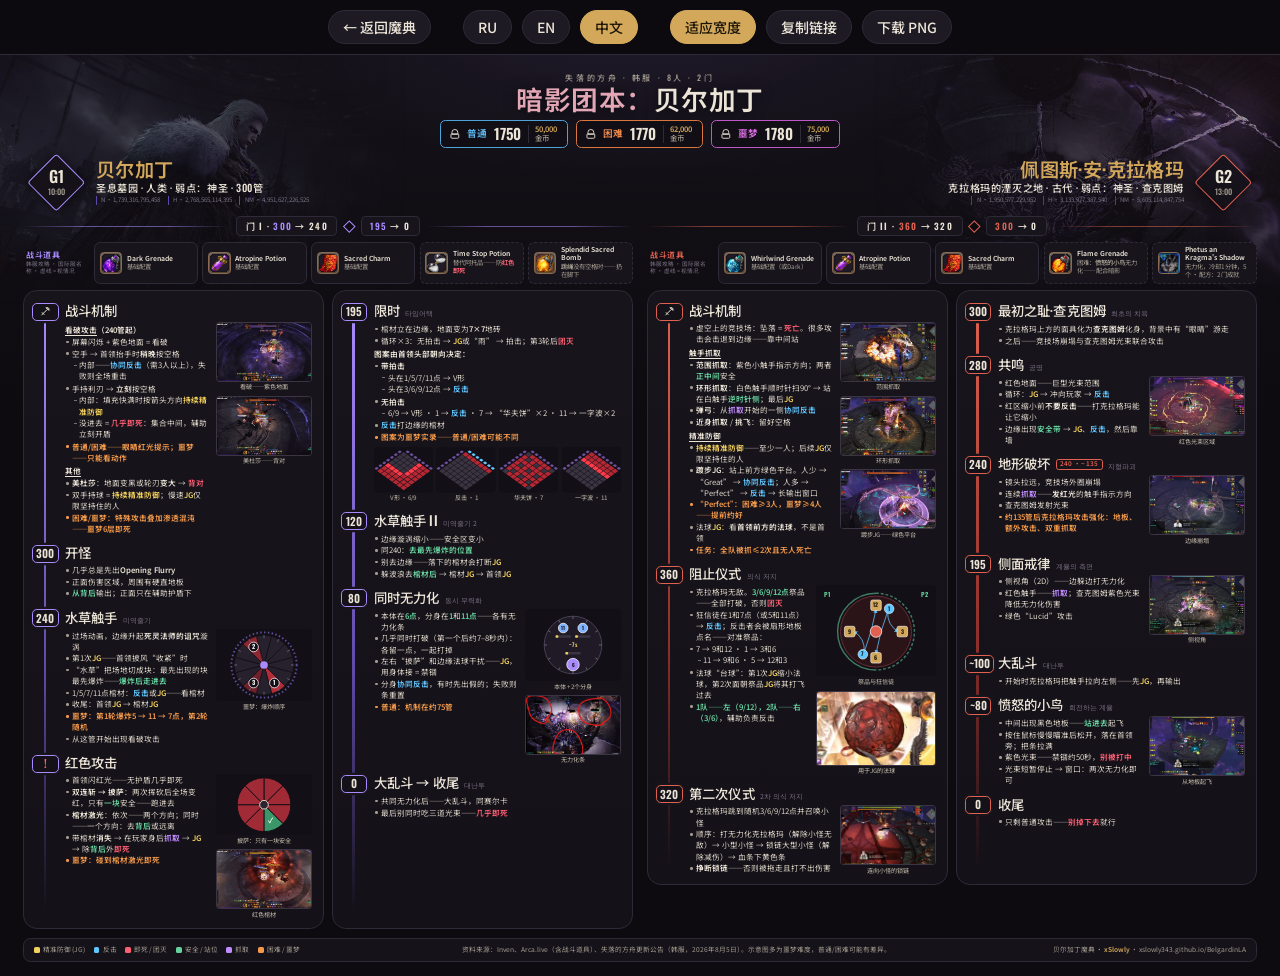
<file: cheatsheet/cn/index.html>
<!doctype html>
<html lang="zh-CN">
<head>
<meta charset="utf-8">
<meta name="viewport" content="width=device-width,initial-scale=1">
<title>贝尔加丁速查表</title>
<meta name="description" content="失落的方舟暗影团本贝尔加丁速查表：两门血条机制一张图看懂。">
<meta name="author" content="xSlowly">
<meta property="og:type" content="website">
<meta property="og:site_name" content="贝尔加丁魔典">
<meta property="og:title" content="贝尔加丁速查表">
<meta property="og:description" content="失落的方舟暗影团本贝尔加丁速查表：两门血条机制一张图看懂。">
<meta property="og:url" content="https://xslowly343.github.io/BelgardinLA/cheatsheet/cn/">
<meta property="og:locale" content="zh_CN">
<meta property="og:image" content="https://xslowly343.github.io/BelgardinLA/img/og-cheatsheet-zh.jpg">
<meta property="og:image:width" content="1200">
<meta property="og:image:height" content="630">
<meta name="twitter:card" content="summary_large_image">
<meta name="theme-color" content="#d4a85a">
<link rel="alternate" hreflang="ru" href="https://xslowly343.github.io/BelgardinLA/cheatsheet/">
<link rel="alternate" hreflang="en" href="https://xslowly343.github.io/BelgardinLA/cheatsheet/en/">
<link rel="alternate" hreflang="zh-CN" href="https://xslowly343.github.io/BelgardinLA/cheatsheet/cn/">
<link rel="canonical" href="https://xslowly343.github.io/BelgardinLA/cheatsheet/cn/">
<script>location.replace('../index.html?lang=zh'+location.hash);</script>
<style>html,body{background:#0d0b10;color:#ece5d7;font:16px/1.5 system-ui,sans-serif;margin:0;display:grid;place-items:center;min-height:100vh}a{color:#d4a85a}</style>
</head>
<body><p><a href="../index.html?lang=zh">速查表 →</a></p></body>
</html>
</file>
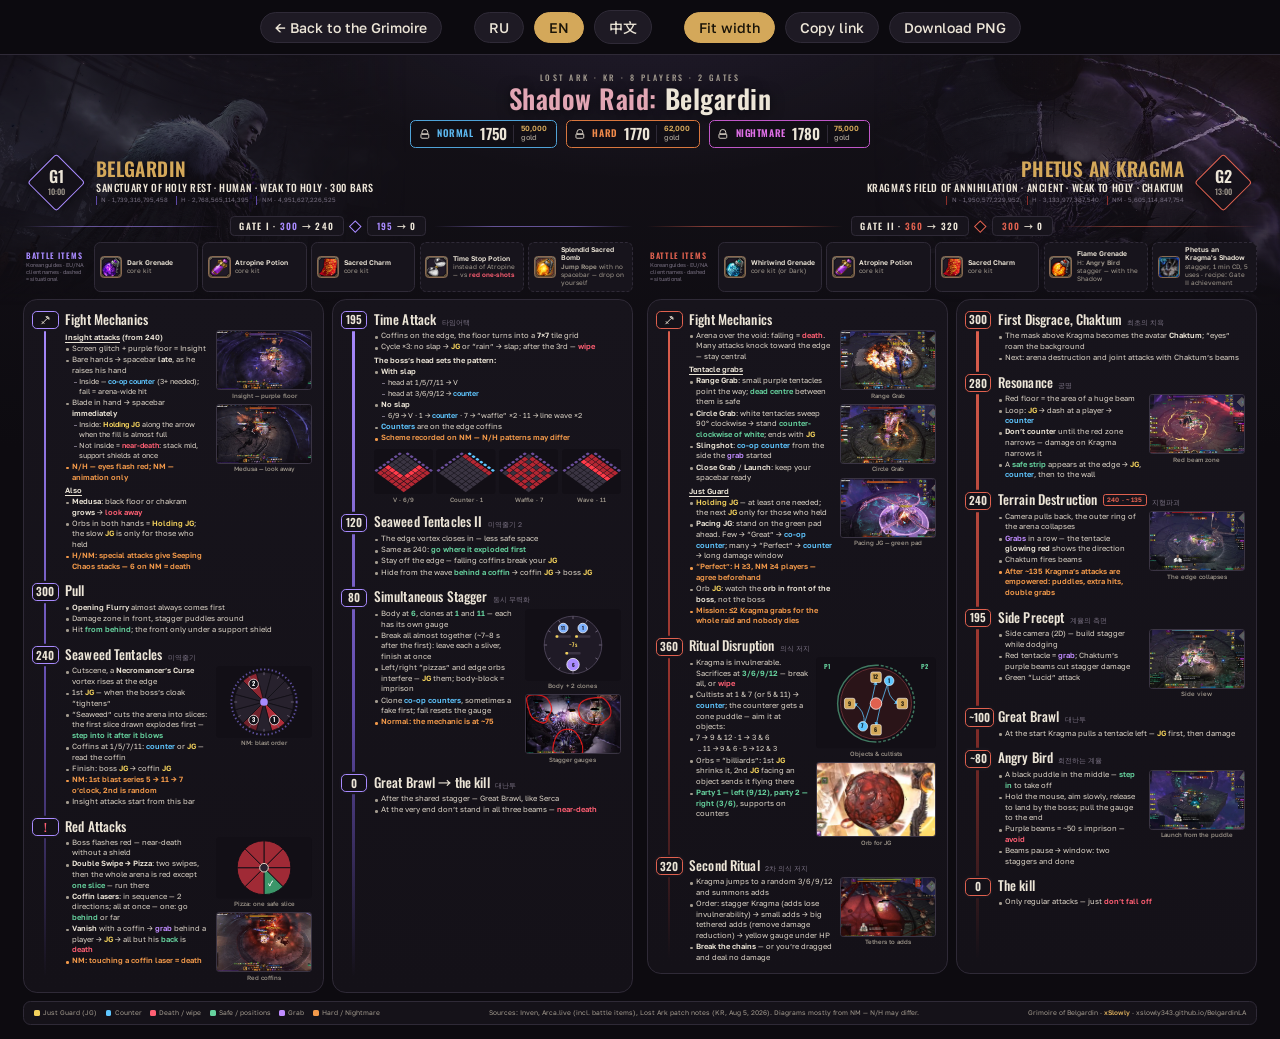
<file: cheatsheet/en/index.html>
<!doctype html>
<html lang="en">
<head>
<meta charset="utf-8">
<meta name="viewport" content="width=device-width,initial-scale=1">
<title>Belgardin Cheat Sheet</title>
<meta name="description" content="Cheat sheet for the Belgardin Shadow Raid (Lost Ark): both gates' HP-bar mechanics on one image.">
<meta name="author" content="xSlowly">
<meta property="og:type" content="website">
<meta property="og:site_name" content="Grimoire of Belgardin">
<meta property="og:title" content="Belgardin Cheat Sheet">
<meta property="og:description" content="Cheat sheet for the Belgardin Shadow Raid (Lost Ark): both gates' HP-bar mechanics on one image.">
<meta property="og:url" content="https://xslowly343.github.io/BelgardinLA/cheatsheet/en/">
<meta property="og:locale" content="en_US">
<meta property="og:image" content="https://xslowly343.github.io/BelgardinLA/img/og-cheatsheet-en.jpg">
<meta property="og:image:width" content="1200">
<meta property="og:image:height" content="630">
<meta name="twitter:card" content="summary_large_image">
<meta name="theme-color" content="#d4a85a">
<link rel="alternate" hreflang="ru" href="https://xslowly343.github.io/BelgardinLA/cheatsheet/">
<link rel="alternate" hreflang="en" href="https://xslowly343.github.io/BelgardinLA/cheatsheet/en/">
<link rel="alternate" hreflang="zh-CN" href="https://xslowly343.github.io/BelgardinLA/cheatsheet/cn/">
<link rel="canonical" href="https://xslowly343.github.io/BelgardinLA/cheatsheet/en/">
<script>location.replace('../index.html?lang=en'+location.hash);</script>
<style>html,body{background:#0d0b10;color:#ece5d7;font:16px/1.5 system-ui,sans-serif;margin:0;display:grid;place-items:center;min-height:100vh}a{color:#d4a85a}</style>
</head>
<body><p><a href="../index.html?lang=en">Cheat sheet →</a></p></body>
</html>
</file>
